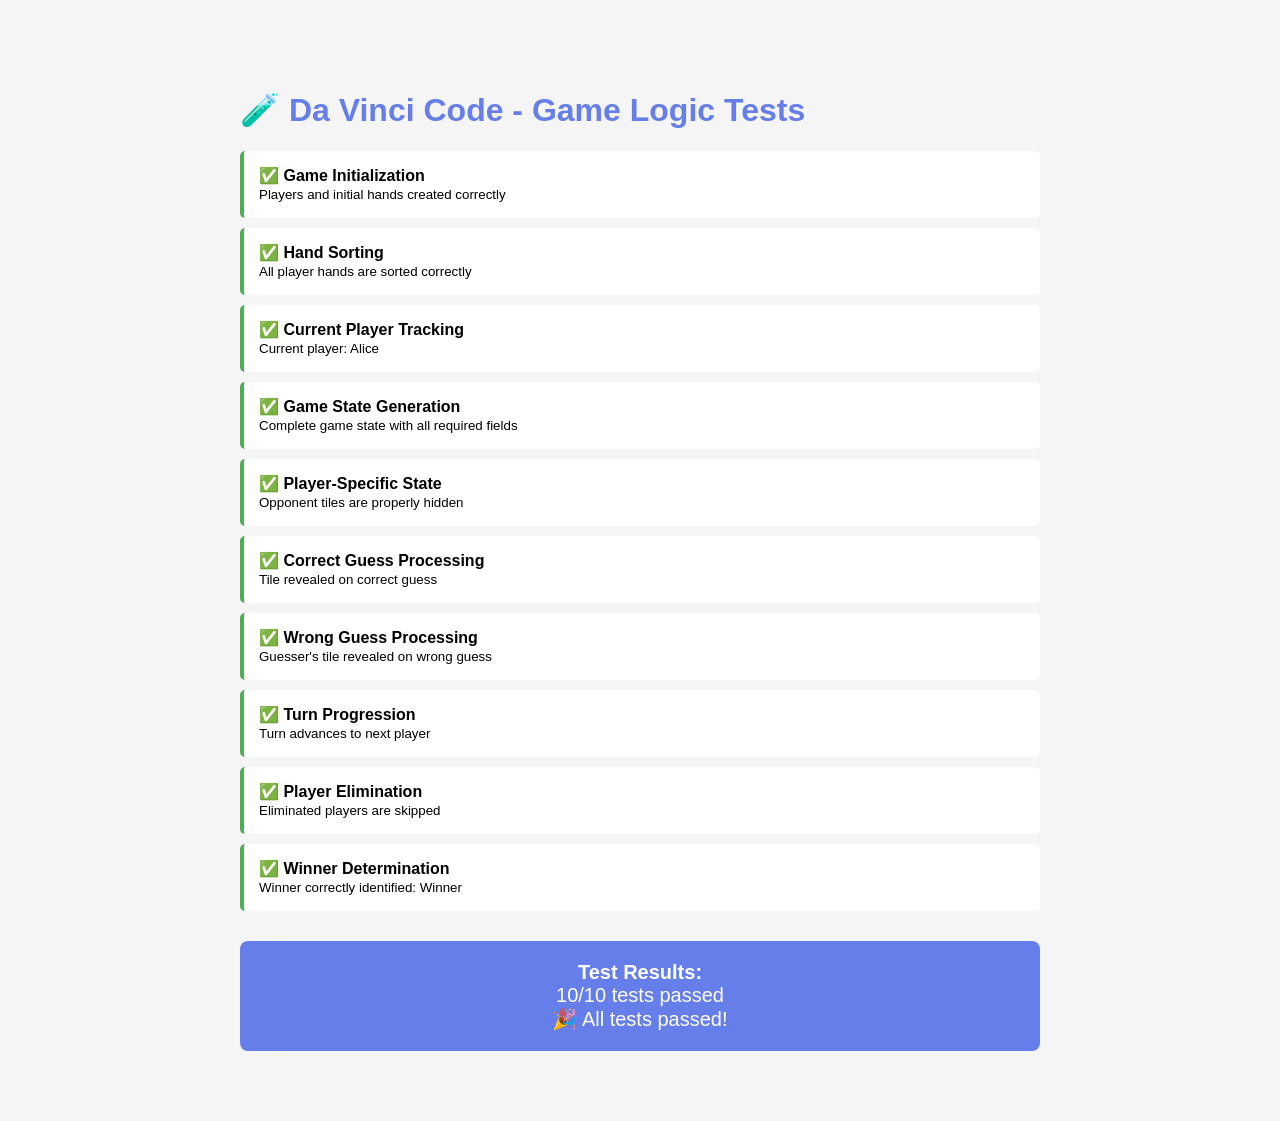
<file: test.html>
<!DOCTYPE html>
<html lang="zh-TW">
<head>
    <meta charset="UTF-8">
    <meta name="viewport" content="width=device-width, initial-scale=1.0">
    <title>Game Logic Test - Da Vinci Code</title>
    <style>
        body {
            font-family: Arial, sans-serif;
            max-width: 800px;
            margin: 50px auto;
            padding: 20px;
            background: #f5f5f5;
        }
        .test-result {
            padding: 15px;
            margin: 10px 0;
            border-radius: 5px;
            background: white;
        }
        .test-result.pass {
            border-left: 4px solid #4caf50;
        }
        .test-result.fail {
            border-left: 4px solid #f44336;
        }
        h1 {
            color: #667eea;
        }
        .summary {
            padding: 20px;
            background: #667eea;
            color: white;
            border-radius: 8px;
            text-align: center;
            font-size: 20px;
            margin-top: 30px;
        }
    </style>
</head>
<body>
    <h1>🧪 Da Vinci Code - Game Logic Tests</h1>
    <div id="test-results"></div>
    <div id="summary" class="summary"></div>

    <script src="game.js"></script>
    <script>
        const resultsDiv = document.getElementById('test-results');
        const summaryDiv = document.getElementById('summary');
        let passCount = 0;
        let failCount = 0;

        function addResult(testName, passed, message = '') {
            const div = document.createElement('div');
            div.className = `test-result ${passed ? 'pass' : 'fail'}`;
            div.innerHTML = `
                <strong>${passed ? '✅' : '❌'} ${testName}</strong>
                ${message ? `<br><small>${message}</small>` : ''}
            `;
            resultsDiv.appendChild(div);
            
            if (passed) passCount++;
            else failCount++;
        }

        // Run all tests
        try {
            // Test 1: Game Initialization
            const game = new DaVinciGame();
            game.initGame(['Alice', 'Bob']);
            addResult(
                'Game Initialization',
                game.players.length === 2 && game.players[0].hand.length === 4,
                'Players and initial hands created correctly'
            );

            // Test 2: Hand Sorting
            let allSorted = true;
            for (let player of game.players) {
                for (let i = 1; i < player.hand.length; i++) {
                    const prev = player.hand[i-1];
                    const curr = player.hand[i];
                    if (prev.number > curr.number || 
                        (prev.number === curr.number && prev.color === 'white' && curr.color === 'black')) {
                        allSorted = false;
                        break;
                    }
                }
            }
            addResult('Hand Sorting', allSorted, 'All player hands are sorted correctly');

            // Test 3: Current Player
            const currentPlayer = game.getCurrentPlayer();
            addResult(
                'Current Player Tracking',
                currentPlayer && currentPlayer.id === 0,
                `Current player: ${currentPlayer.name}`
            );

            // Test 4: Game State
            const state = game.getGameState();
            addResult(
                'Game State Generation',
                state.players && state.currentPlayerIndex !== undefined && state.deckCounts,
                'Complete game state with all required fields'
            );

            // Test 5: Player-Specific State
            const playerState = game.getGameStateForPlayer(0);
            const hasHiddenTiles = playerState.players[1].hand.some(t => t.hidden);
            addResult(
                'Player-Specific State',
                hasHiddenTiles,
                'Opponent tiles are properly hidden'
            );

            // Test 6: Correct Guess
            const testGame2 = new DaVinciGame();
            testGame2.initGame(['P1', 'P2']);
            const targetTile = testGame2.players[1].hand[0];
            const result = testGame2.processGuess(0, 1, 0, targetTile.number);
            addResult(
                'Correct Guess Processing',
                result.success && result.correct && targetTile.revealed,
                'Tile revealed on correct guess'
            );

            // Test 7: Wrong Guess
            const testGame3 = new DaVinciGame();
            testGame3.initGame(['P1', 'P2']);
            const wrongNum = (testGame3.players[1].hand[0].number + 5) % 12;
            const result2 = testGame3.processGuess(0, 1, 0, wrongNum);
            addResult(
                'Wrong Guess Processing',
                result2.success && !result2.correct && testGame3.players[0].hand.some(t => t.revealed),
                'Guesser\'s tile revealed on wrong guess'
            );

            // Test 8: Turn Progression
            const testGame4 = new DaVinciGame();
            testGame4.initGame(['P1', 'P2', 'P3']);
            const initialPlayer = testGame4.currentPlayerIndex;
            testGame4.nextTurn();
            addResult(
                'Turn Progression',
                testGame4.currentPlayerIndex === (initialPlayer + 1) % 3,
                'Turn advances to next player'
            );

            // Test 9: Elimination Check
            const testGame5 = new DaVinciGame();
            testGame5.initGame(['P1', 'P2']);
            testGame5.players[1].hand.forEach(t => t.revealed = true);
            testGame5.players[1].eliminated = true;
            const nextPlayer = testGame5.getNextPlayer();
            addResult(
                'Player Elimination',
                nextPlayer.id !== 1,
                'Eliminated players are skipped'
            );

            // Test 10: Winner Determination
            const testGame6 = new DaVinciGame();
            testGame6.initGame(['Winner', 'Loser']);
            testGame6.players[1].hand.forEach(t => t.revealed = true);
            testGame6.players[1].eliminated = true;
            testGame6.gameState = 'finished';
            const winner = testGame6.getWinner();
            addResult(
                'Winner Determination',
                winner && winner.name === 'Winner',
                `Winner correctly identified: ${winner.name}`
            );

        } catch (error) {
            addResult('Test Execution', false, `Error: ${error.message}`);
            failCount++;
        }

        // Display summary
        const total = passCount + failCount;
        summaryDiv.innerHTML = `
            <strong>Test Results:</strong><br>
            ${passCount}/${total} tests passed
            ${failCount > 0 ? `<br>⚠️ ${failCount} test(s) failed` : '<br>🎉 All tests passed!'}
        `;
    </script>
</body>
</html>
</file>
